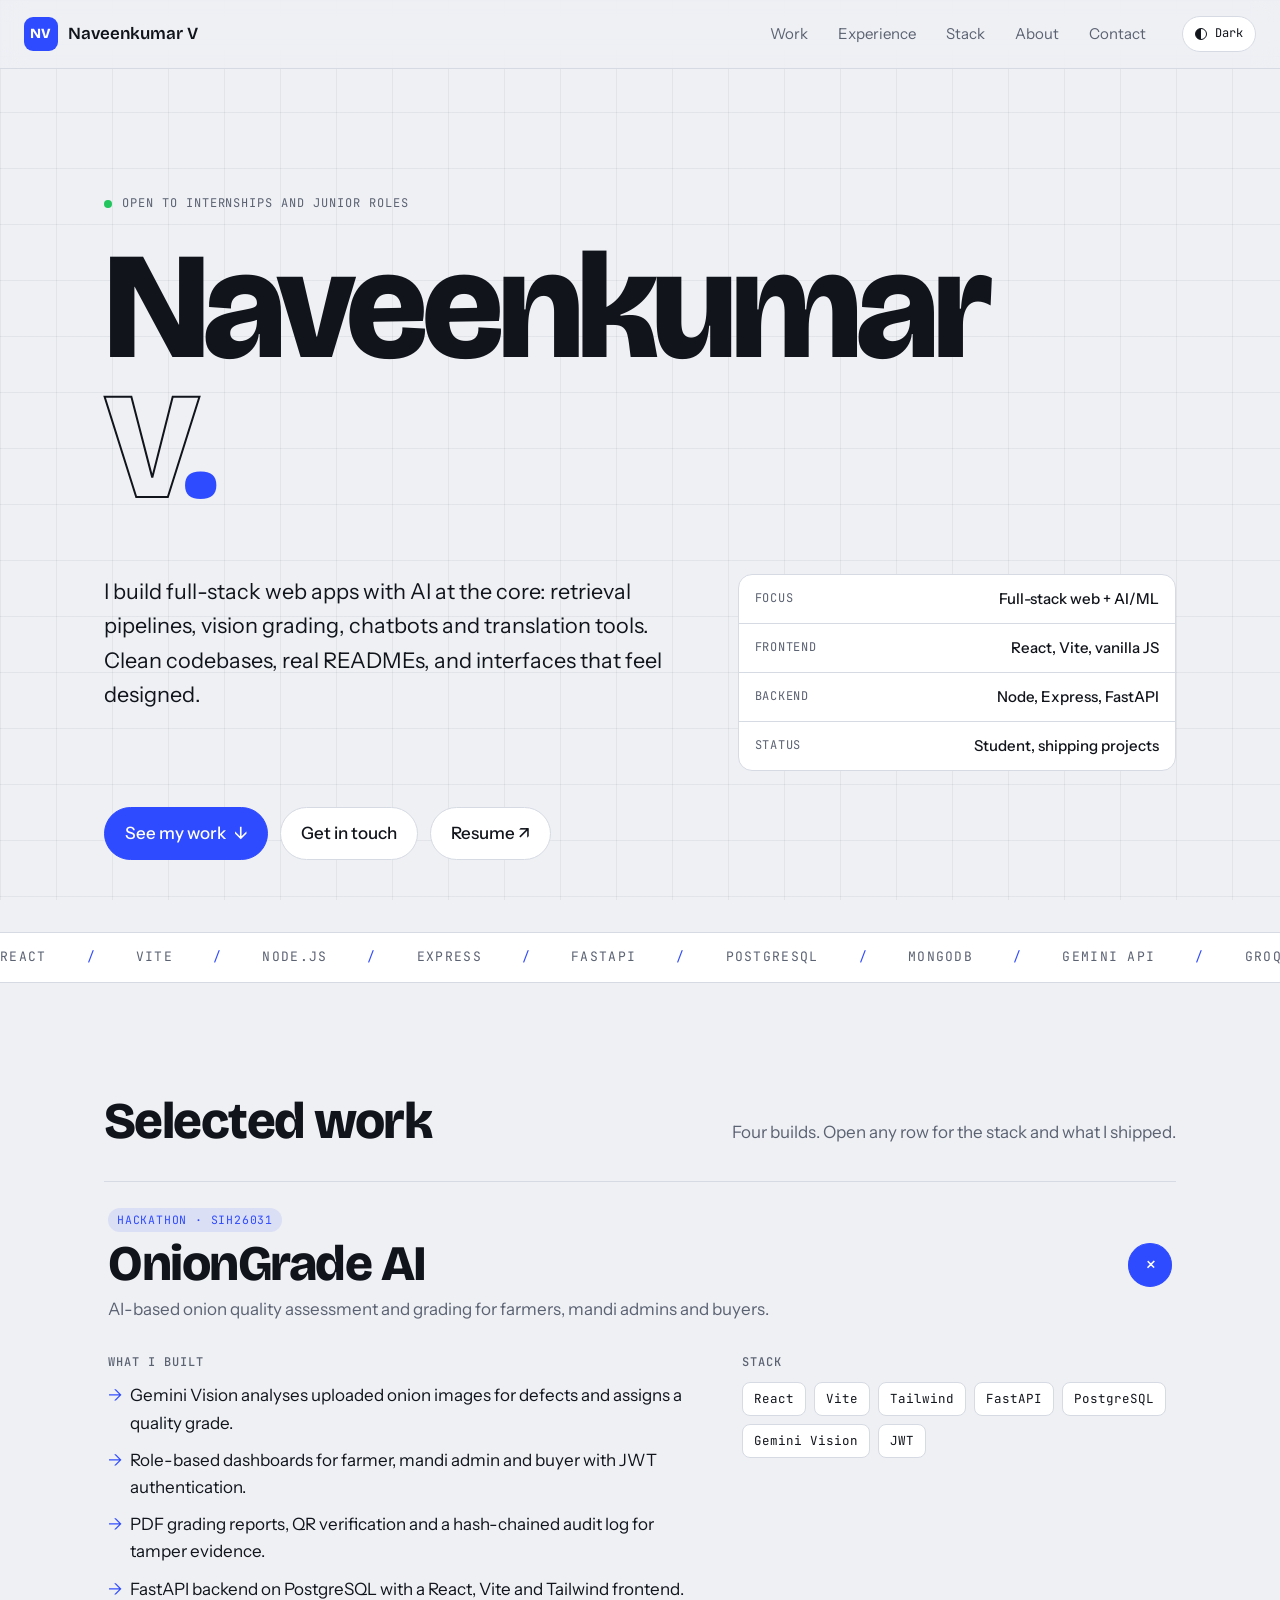
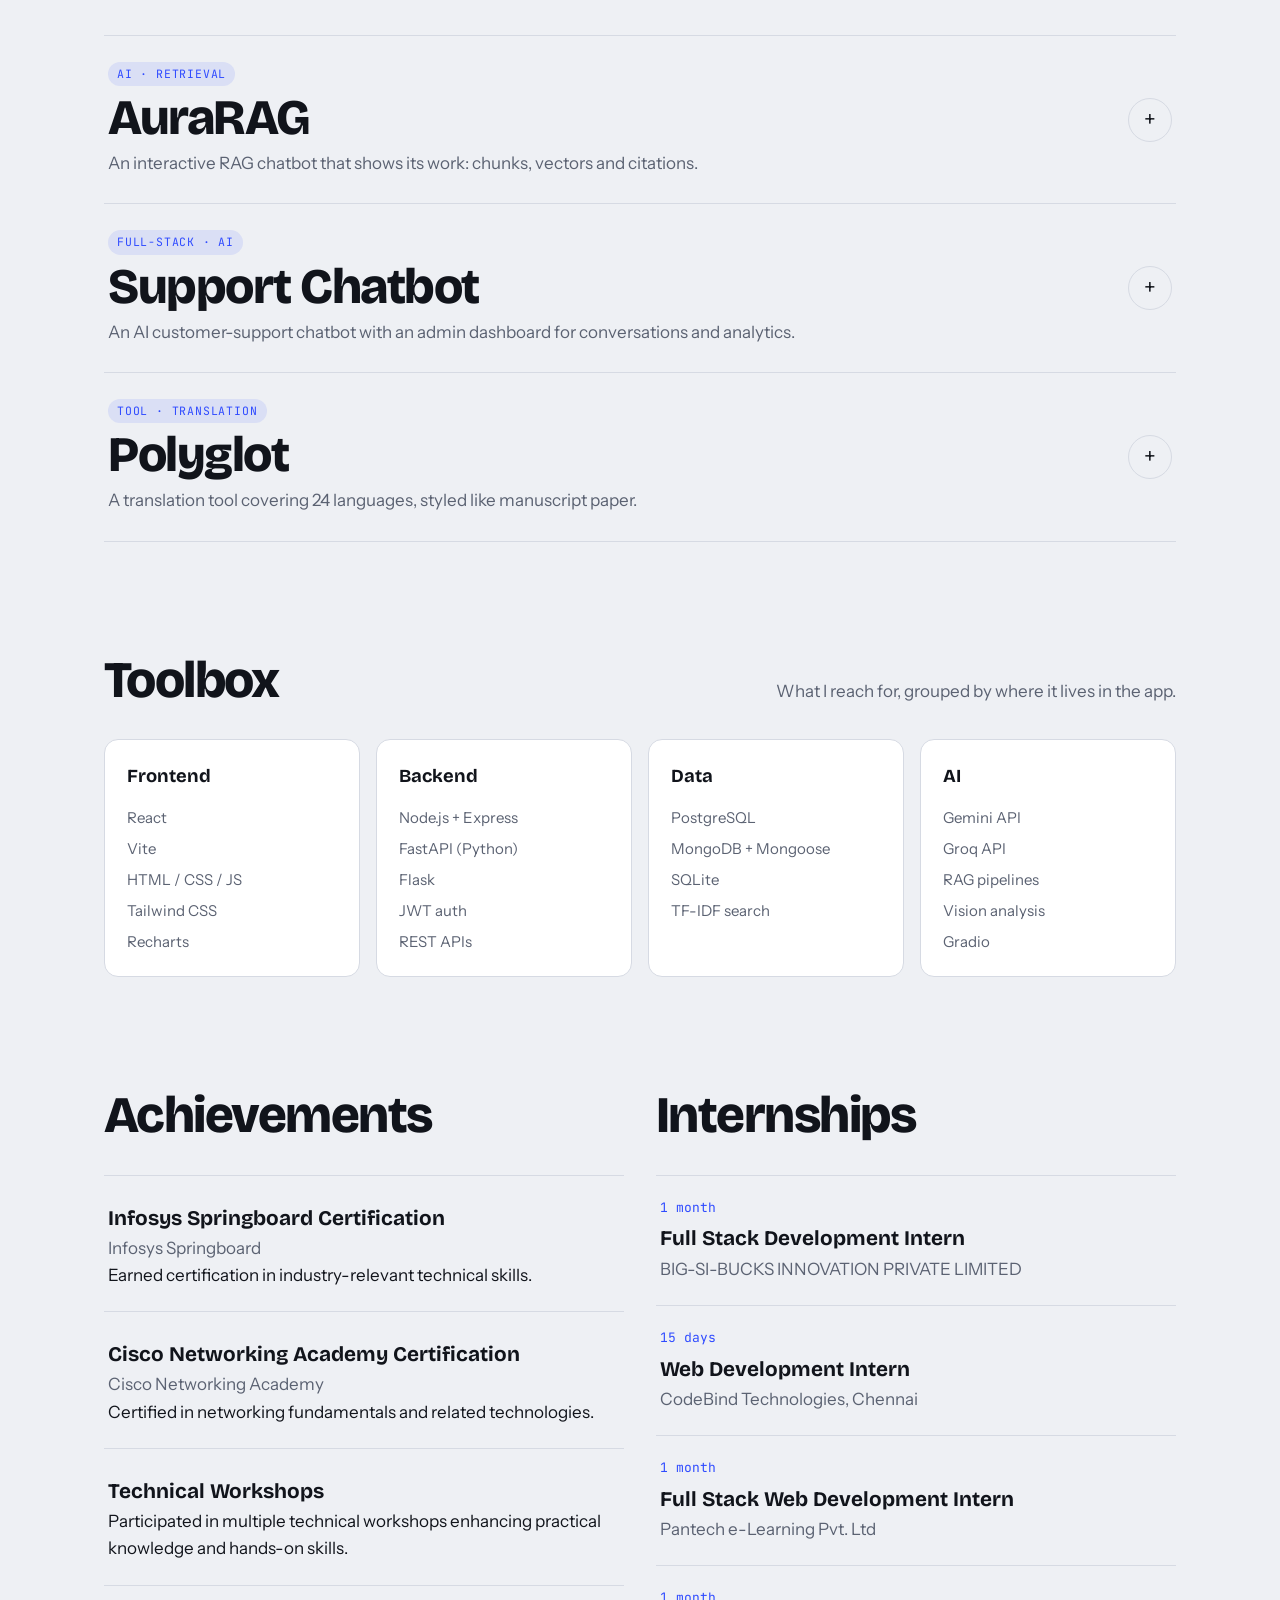
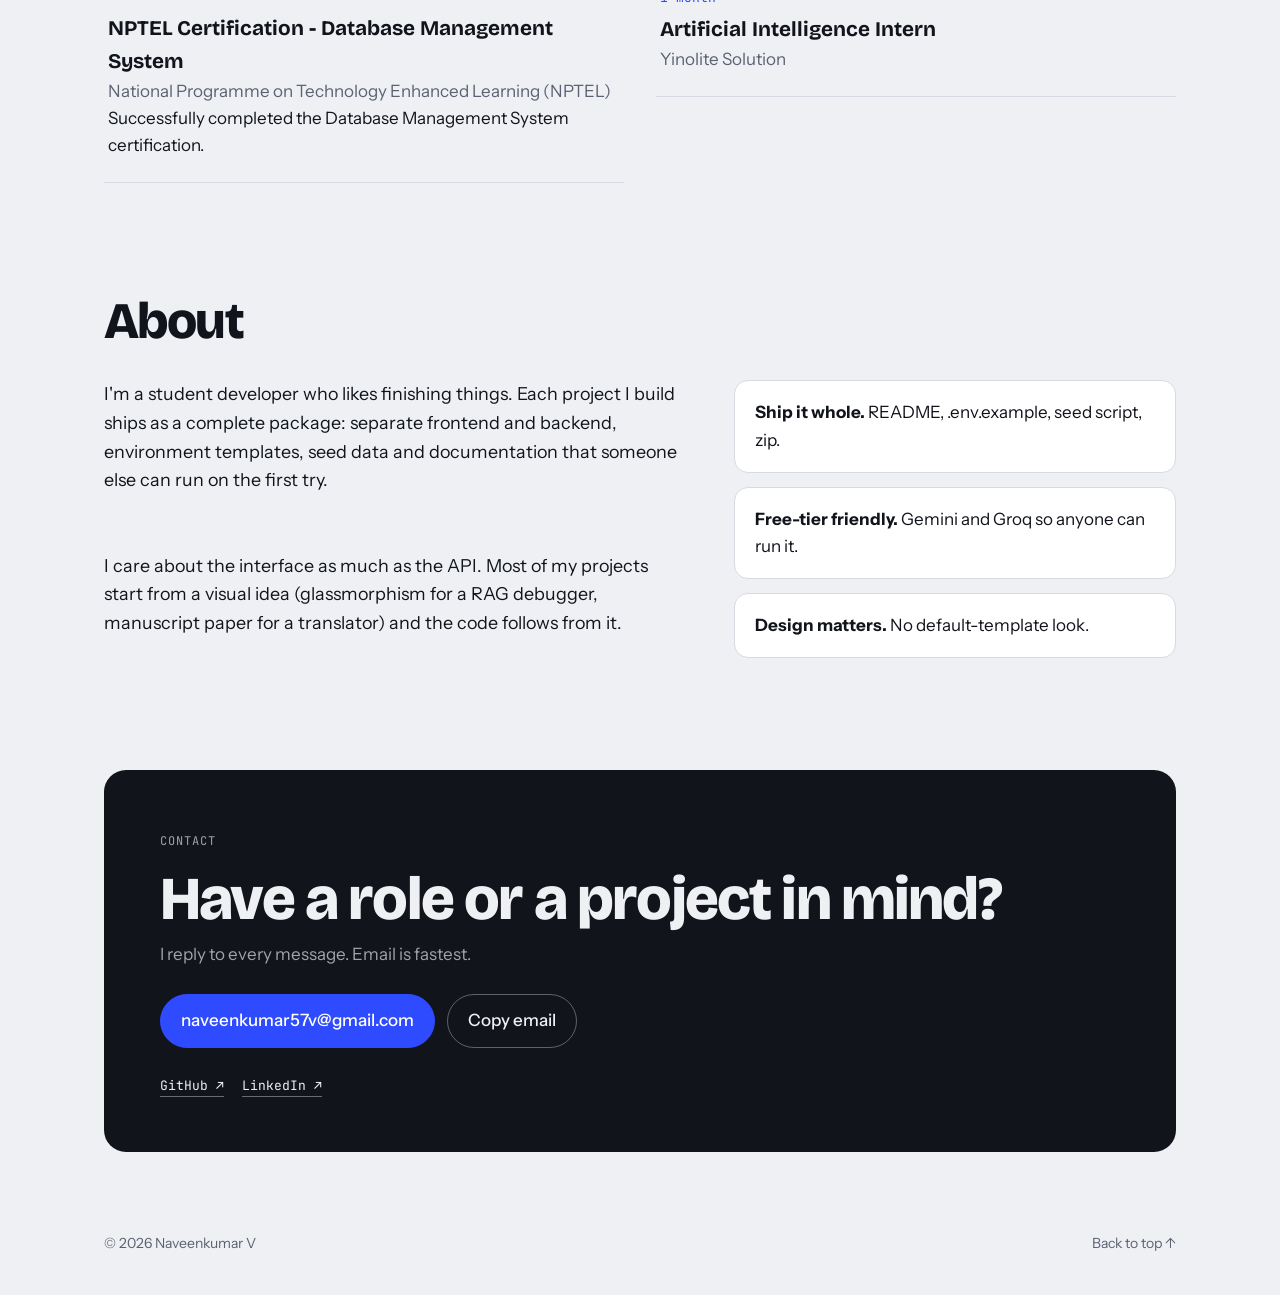
<file: portfolio/index.html>
<!doctype html>
<html lang="en">
<head>
  <meta charset="utf-8" />
  <meta name="viewport" content="width=device-width, initial-scale=1" />
  <title>Naveenkumar V — Full-Stack Developer</title>
  <meta name="description" content="Portfolio of Naveenkumar V, a full-stack developer building AI-powered web applications." />
  <meta name="theme-color" content="#2f4bff" />
  <link rel="icon" type="image/svg+xml" href="favicon.svg" />
  <meta property="og:type" content="website" />
  <meta property="og:title" content="Naveenkumar V — Full-Stack Developer" />
  <meta property="og:description" content="Full-stack web apps with AI at the core: RAG, vision grading, chatbots and translation tools." />
  <meta name="twitter:card" content="summary" />
  <link rel="preconnect" href="https://fonts.googleapis.com" />
  <link rel="preconnect" href="https://fonts.gstatic.com" crossorigin />
  <link href="https://fonts.googleapis.com/css2?family=Bricolage+Grotesque:opsz,wght@12..96,400;12..96,600;12..96,800&family=Instrument+Sans:wght@400;500;600&family=JetBrains+Mono:wght@400;500&display=swap" rel="stylesheet" />
  <link rel="stylesheet" href="style.css" />
  <script>
    // Apply saved theme before paint to avoid a flash
    try {
      var t = localStorage.getItem("theme");
      if (t) document.documentElement.setAttribute("data-theme", t);
    } catch (e) {}
    document.documentElement.classList.add("js");
  </script>
</head>
<body>
  <a class="skip" href="#work">Skip to projects</a>

  <header class="nav" id="top">
    <a class="brand" href="#top" aria-label="Naveenkumar V, home">
      <span class="brand-mark">NV</span>
      <span class="brand-name">Naveenkumar V</span>
    </a>
    <nav class="nav-links" aria-label="Primary">
      <a href="#work">Work</a>
      <a href="#experience">Experience</a>
      <a href="#stack">Stack</a>
      <a href="#about">About</a>
      <a href="#contact">Contact</a>
    </nav>
    <button class="theme-toggle" id="themeToggle" type="button" aria-label="Toggle light and dark theme">
      <span class="theme-dot"></span>
      <span class="theme-label" id="themeLabel">Dark</span>
    </button>
  </header>

  <main>
    <!-- HERO -->
    <section class="hero wrap">
      <p class="eyebrow reveal"><span class="pulse"></span> Open to internships and junior roles</p>
      <h1 class="hero-title reveal">
        <span>Naveenkumar</span>
        <span class="outline">V<span class="dot">.</span></span>
      </h1>
      <div class="hero-grid">
        <p class="hero-lede reveal">
          I build full-stack web apps with AI at the core: retrieval pipelines,
          vision grading, chatbots and translation tools. Clean codebases, real
          READMEs, and interfaces that feel designed.
        </p>
        <dl class="specs reveal" aria-label="Quick facts">
          <div><dt>Focus</dt><dd>Full-stack web + AI/ML</dd></div>
          <div><dt>Frontend</dt><dd>React, Vite, vanilla JS</dd></div>
          <div><dt>Backend</dt><dd>Node, Express, FastAPI</dd></div>
          <div><dt>Status</dt><dd>Student, shipping projects</dd></div>
        </dl>
      </div>
      <div class="hero-cta reveal">
        <a class="btn primary" href="#work">See my work <span aria-hidden="true">↓</span></a>
        <a class="btn" href="#contact">Get in touch</a>
        <a class="btn" id="resumeLink" href="#" hidden target="_blank" rel="noopener">Resume ↗</a>
      </div>
    </section>

    <!-- MARQUEE -->
    <div class="marquee" aria-hidden="true">
      <div class="marquee-track">
        <span>React</span><span>Vite</span><span>Node.js</span><span>Express</span><span>FastAPI</span>
        <span>PostgreSQL</span><span>MongoDB</span><span>Gemini API</span><span>Groq</span><span>RAG</span>
        <span>JWT Auth</span><span>Tailwind</span>
        <span>React</span><span>Vite</span><span>Node.js</span><span>Express</span><span>FastAPI</span>
        <span>PostgreSQL</span><span>MongoDB</span><span>Gemini API</span><span>Groq</span><span>RAG</span>
        <span>JWT Auth</span><span>Tailwind</span>
      </div>
    </div>

    <!-- WORK -->
    <section class="wrap section" id="work">
      <div class="section-head reveal">
        <h2>Selected work</h2>
        <p class="muted">Four builds. Open any row for the stack and what I shipped.</p>
      </div>
      <ul class="projects" id="projectList"></ul>
    </section>

    <!-- STACK -->
    <section class="wrap section" id="stack">
      <div class="section-head reveal">
        <h2>Toolbox</h2>
        <p class="muted">What I reach for, grouped by where it lives in the app.</p>
      </div>
      <div class="stack-grid" id="stackGrid"></div>
    </section>

    <!-- ACHIEVEMENTS + INTERNSHIPS -->
    <div class="credentials wrap">
      <section class="section credentials-column" id="achievements" hidden>
        <div class="section-head reveal">
          <h2>Achievements</h2>
        </div>
        <ul class="timeline" id="achievementList"></ul>
      </section>

      <section class="section credentials-column" id="experience" hidden>
        <div class="section-head reveal">
          <h2>Internships</h2>
        </div>
        <ul class="timeline" id="experienceList"></ul>
      </section>
    </div>

    <!-- EDUCATION (shown only when EDUCATION in script.js has entries) -->
    <section class="wrap section" id="education" hidden>
      <div class="section-head reveal">
        <h2>Education</h2>
      </div>
      <ul class="timeline" id="timeline"></ul>
    </section>

    <!-- ABOUT -->
    <section class="wrap section about" id="about">
      <div class="section-head reveal">
        <h2>About</h2>
      </div>
      <div class="about-body">
        <p class="reveal">
          I'm a student developer who likes finishing things. Each project I
          build ships as a complete package: separate frontend and backend,
          environment templates, seed data and documentation that someone else
          can run on the first try.
        </p>
        <p class="reveal">
          I care about the interface as much as the API. Most of my projects
          start from a visual idea (glassmorphism for a RAG debugger, manuscript
          paper for a translator) and the code follows from it.
        </p>
        <ul class="principles reveal">
          <li><strong>Ship it whole.</strong> README, .env.example, seed script, zip.</li>
          <li><strong>Free-tier friendly.</strong> Gemini and Groq so anyone can run it.</li>
          <li><strong>Design matters.</strong> No default-template look.</li>
        </ul>
      </div>
    </section>

    <!-- CONTACT -->
    <section class="wrap section contact" id="contact">
      <div class="contact-card reveal">
        <p class="eyebrow">Contact</p>
        <h2>Have a role or a project in mind?</h2>
        <p class="muted">I reply to every message. Email is fastest.</p>
        <div class="contact-actions">
          <a class="btn primary" id="emailLink" href="mailto:your.email@example.com">your.email@example.com</a>
          <button class="btn" id="copyEmail" type="button">Copy email</button>
        </div>
        <ul class="socials" id="socials"></ul>
      </div>
    </section>
  </main>

  <footer class="footer wrap">
    <span>© <span id="year"></span> Naveenkumar V</span>
    <a href="#top">Back to top ↑</a>
  </footer>

  <script src="script.js"></script>
</body>
</html>
</file>
<file: portfolio/style.css>
:root {
  --bg: #eef0f4;
  --bg-elev: #ffffff;
  --fg: #11141b;
  --muted: #5b6272;
  --line: #d6dae3;
  --accent: #2f4bff;
  --accent-fg: #ffffff;
  --accent-soft: rgba(47, 75, 255, 0.1);
  --grid: rgba(17, 20, 27, 0.055);

  --font-display: "Bricolage Grotesque", "Segoe UI", system-ui, sans-serif;
  --font-body: "Instrument Sans", "Segoe UI", system-ui, sans-serif;
  --font-mono: "JetBrains Mono", ui-monospace, "SFMono-Regular", Menlo, monospace;

  --radius: 14px;
  --wrap: 1120px;
  color-scheme: light;
}

@media (prefers-color-scheme: dark) {
  :root:not([data-theme="light"]) {
    --bg: #0d1017;
    --bg-elev: #151a24;
    --fg: #eceef4;
    --muted: #9099ad;
    --line: #262d3b;
    --accent: #8394ff;
    --accent-fg: #0d1017;
    --accent-soft: rgba(131, 148, 255, 0.14);
    --grid: rgba(236, 238, 244, 0.05);
    color-scheme: dark;
  }
}
:root[data-theme="dark"] {
  --bg: #0d1017;
  --bg-elev: #151a24;
  --fg: #eceef4;
  --muted: #9099ad;
  --line: #262d3b;
  --accent: #8394ff;
  --accent-fg: #0d1017;
  --accent-soft: rgba(131, 148, 255, 0.14);
  --grid: rgba(236, 238, 244, 0.05);
  color-scheme: dark;
}

*,
*::before,
*::after { box-sizing: border-box; }

html { scroll-behavior: smooth; scroll-padding-top: 84px; }

body {
  margin: 0;
  background: var(--bg);
  color: var(--fg);
  font-family: var(--font-body);
  font-size: 17px;
  line-height: 1.6;
  -webkit-font-smoothing: antialiased;
  background-image:
    linear-gradient(var(--grid) 1px, transparent 1px),
    linear-gradient(90deg, var(--grid) 1px, transparent 1px);
  background-size: 56px 56px;
  background-attachment: fixed;
}

a { color: inherit; text-decoration: none; }
ul { list-style: none; margin: 0; padding: 0; }
h1, h2, h3, p, dl, dd { margin: 0; }
button { font: inherit; color: inherit; }

:focus-visible {
  outline: 2px solid var(--accent);
  outline-offset: 3px;
  border-radius: 6px;
}

.wrap {
  width: 100%;
  max-width: var(--wrap);
  margin-inline: auto;
  padding-inline: 24px;
}

.skip {
  position: absolute;
  left: -999px;
  top: 8px;
  background: var(--accent);
  color: var(--accent-fg);
  padding: 8px 14px;
  border-radius: 8px;
  z-index: 100;
}
.skip:focus { left: 12px; }

.muted { color: var(--muted); }

/* ---------- NAV ---------- */
.nav {
  position: sticky;
  top: 0;
  z-index: 50;
  display: flex;
  align-items: center;
  gap: 24px;
  padding: 14px 24px;
  background: color-mix(in srgb, var(--bg) 82%, transparent);
  backdrop-filter: blur(12px);
  -webkit-backdrop-filter: blur(12px);
  border-bottom: 1px solid var(--line);
}
.brand { display: flex; align-items: center; gap: 10px; font-family: var(--font-display); font-weight: 600; }
.brand-mark {
  display: grid;
  place-items: center;
  width: 34px;
  height: 34px;
  border-radius: 9px;
  background: var(--accent);
  color: var(--accent-fg);
  font-weight: 800;
  font-size: 14px;
  letter-spacing: 0.02em;
}
.nav-links { display: flex; gap: 6px; margin-left: auto; }
.nav-links a {
  padding: 8px 12px;
  border-radius: 8px;
  font-size: 15px;
  color: var(--muted);
  transition: color 0.2s, background 0.2s;
}
.nav-links a:hover { color: var(--fg); background: var(--accent-soft); }

.theme-toggle {
  display: inline-flex;
  align-items: center;
  gap: 8px;
  padding: 7px 12px;
  border: 1px solid var(--line);
  border-radius: 999px;
  background: var(--bg-elev);
  cursor: pointer;
  font-family: var(--font-mono);
  font-size: 12px;
}
.theme-dot {
  width: 12px;
  height: 12px;
  border-radius: 50%;
  background: linear-gradient(90deg, var(--fg) 50%, var(--bg-elev) 50%);
  border: 1.5px solid var(--fg);
}

/* ---------- HERO ---------- */
.hero { padding-block: clamp(56px, 10vw, 120px) clamp(40px, 6vw, 72px); }

.eyebrow {
  display: inline-flex;
  align-items: center;
  gap: 10px;
  font-family: var(--font-mono);
  font-size: 12px;
  letter-spacing: 0.08em;
  text-transform: uppercase;
  color: var(--muted);
}
.pulse {
  width: 8px;
  height: 8px;
  border-radius: 50%;
  background: #22c55e;
  box-shadow: 0 0 0 0 rgba(34, 197, 94, 0.6);
  animation: pulse 2s infinite;
}
@keyframes pulse {
  70% { box-shadow: 0 0 0 10px rgba(34, 197, 94, 0); }
  100% { box-shadow: 0 0 0 0 rgba(34, 197, 94, 0); }
}

.hero-title {
  margin-top: 22px;
  font-family: var(--font-display);
  font-weight: 800;
  font-size: clamp(3.2rem, 12.5vw, 9.5rem);
  line-height: 0.92;
  letter-spacing: -0.04em;
  display: flex;
  flex-direction: column;
}
.hero-title .outline {
  color: transparent;
  -webkit-text-stroke: 2px var(--fg);
}
.hero-title .dot { color: var(--accent); -webkit-text-stroke: 0; }

.hero-grid {
  display: grid;
  grid-template-columns: 1.3fr 1fr;
  gap: clamp(24px, 5vw, 64px);
  margin-top: clamp(32px, 5vw, 56px);
  align-items: start;
}
.hero-lede { font-size: clamp(1.1rem, 2vw, 1.35rem); max-width: 34em; }

.specs {
  display: grid;
  border: 1px solid var(--line);
  border-radius: var(--radius);
  background: var(--bg-elev);
  overflow: hidden;
}
.specs div {
  display: flex;
  justify-content: space-between;
  gap: 16px;
  padding: 12px 16px;
  border-bottom: 1px solid var(--line);
}
.specs div:last-child { border-bottom: 0; }
.specs dt { font-family: var(--font-mono); font-size: 12px; text-transform: uppercase; letter-spacing: 0.06em; color: var(--muted); align-self: center; }
.specs dd { font-weight: 500; text-align: right; font-size: 15px; }

.hero-cta { display: flex; flex-wrap: wrap; gap: 12px; margin-top: 36px; }

.btn {
  display: inline-flex;
  align-items: center;
  gap: 8px;
  padding: 12px 20px;
  border: 1px solid var(--line);
  border-radius: 999px;
  background: var(--bg-elev);
  font-weight: 500;
  cursor: pointer;
  transition: transform 0.2s, border-color 0.2s, background 0.2s;
}
.btn:hover { transform: translateY(-2px); border-color: var(--accent); }
.btn.primary { background: var(--accent); color: var(--accent-fg); border-color: var(--accent); }

/* ---------- MARQUEE ---------- */
.marquee {
  overflow: hidden;
  border-block: 1px solid var(--line);
  background: var(--bg-elev);
  padding: 14px 0;
}
.marquee-track { display: flex; gap: 40px; width: max-content; animation: scroll 38s linear infinite; }
.marquee-track span {
  font-family: var(--font-mono);
  font-size: 13px;
  text-transform: uppercase;
  letter-spacing: 0.1em;
  color: var(--muted);
  white-space: nowrap;
}
.marquee-track span::after { content: "/"; margin-left: 40px; color: var(--accent); }
@keyframes scroll { to { transform: translateX(-50%); } }

/* ---------- SECTIONS ---------- */
.section { padding-block: clamp(64px, 9vw, 112px) 0; }
.section-head { display: flex; flex-wrap: wrap; align-items: baseline; justify-content: space-between; gap: 8px 24px; margin-bottom: 32px; }
.section-head h2 {
  font-family: var(--font-display);
  font-weight: 800;
  font-size: clamp(2rem, 5vw, 3.2rem);
  letter-spacing: -0.03em;
  line-height: 1.05;
}

/* ---------- PROJECTS ---------- */
.projects { border-top: 1px solid var(--line); }
.project { border-bottom: 1px solid var(--line); }

.project-btn {
  width: 100%;
  display: grid;
  grid-template-columns: 1fr auto;
  align-items: center;
  gap: 8px 24px;
  padding: 26px 4px;
  background: none;
  border: 0;
  text-align: left;
  cursor: pointer;
}
.project-meta { display: flex; flex-wrap: wrap; align-items: center; gap: 8px 14px; margin-bottom: 6px; }
.tag {
  font-family: var(--font-mono);
  font-size: 11.5px;
  text-transform: uppercase;
  letter-spacing: 0.07em;
  padding: 3px 9px;
  border-radius: 999px;
  background: var(--accent-soft);
  color: var(--accent);
}
.project-name {
  font-family: var(--font-display);
  font-weight: 800;
  font-size: clamp(1.7rem, 4.6vw, 3.1rem);
  letter-spacing: -0.03em;
  line-height: 1.05;
  transition: color 0.2s, transform 0.25s;
}
.project-btn:hover .project-name { color: var(--accent); transform: translateX(6px); }
.project-tagline { color: var(--muted); margin-top: 6px; max-width: 46em; }

.plus {
  width: 44px;
  height: 44px;
  display: grid;
  place-items: center;
  border: 1px solid var(--line);
  border-radius: 50%;
  font-size: 22px;
  line-height: 1;
  transition: transform 0.3s, background 0.2s, color 0.2s;
}
.project-btn[aria-expanded="true"] .plus { transform: rotate(45deg); background: var(--accent); color: var(--accent-fg); border-color: var(--accent); }

.project-panel {
  display: grid;
  grid-template-rows: 0fr;
  transition: grid-template-rows 0.35s ease;
}
.project-panel.open { grid-template-rows: 1fr; }
.project-panel > div { overflow: hidden; min-height: 0; }

.panel-inner {
  display: grid;
  grid-template-columns: 1.4fr 1fr;
  gap: 32px;
  padding: 4px 4px 32px;
}
.panel-inner h4 {
  margin: 0 0 10px;
  font-family: var(--font-mono);
  font-size: 12px;
  text-transform: uppercase;
  letter-spacing: 0.08em;
  color: var(--muted);
  font-weight: 500;
}
.highlights { display: grid; gap: 10px; }
.highlights li { position: relative; padding-left: 22px; }
.highlights li::before { content: "→"; position: absolute; left: 0; color: var(--accent); }

.chips { display: flex; flex-wrap: wrap; gap: 8px; }
.chip {
  font-family: var(--font-mono);
  font-size: 12.5px;
  padding: 6px 11px;
  border: 1px solid var(--line);
  border-radius: 8px;
  background: var(--bg-elev);
}
.project-links { display: flex; flex-wrap: wrap; gap: 10px; margin-top: 18px; }
.project-links .btn { padding: 9px 16px; font-size: 14.5px; }

/* ---------- STACK ---------- */
.stack-grid { display: grid; grid-template-columns: repeat(4, 1fr); gap: 16px; }
.stack-card {
  padding: 22px;
  border: 1px solid var(--line);
  border-radius: var(--radius);
  background: var(--bg-elev);
  transition: transform 0.25s, border-color 0.25s;
}
.stack-card:hover { transform: translateY(-4px); border-color: var(--accent); }
.stack-card h3 { font-family: var(--font-display); font-size: 1.15rem; margin-bottom: 14px; }
.stack-card ul { display: grid; gap: 7px; color: var(--muted); font-size: 15px; }

/* ---------- ABOUT ---------- */
.about-body { display: grid; grid-template-columns: 1.3fr 1fr; gap: 20px 56px; align-items: start; }
.about-body p { font-size: 1.12rem; }
.about-body p + p { margin-top: 16px; }
.principles { grid-column: 2; grid-row: 1 / span 2; display: grid; gap: 14px; }
.principles li { padding: 18px 20px; border: 1px solid var(--line); border-radius: var(--radius); background: var(--bg-elev); }
.about-body > p:first-child { grid-column: 1; }
.about-body > p:nth-child(2) { grid-column: 1; }

/* ---------- ACHIEVEMENTS + INTERNSHIPS ---------- */
.credentials {
  display: grid;
  grid-template-columns: repeat(2, minmax(0, 1fr));
  gap: 32px;
}
.credentials-column { min-width: 0; }
.credentials-column .timeline-item {
  grid-template-columns: 1fr;
  gap: 4px;
}
.credentials-column .timeline-period { padding-top: 0; }

/* ---------- EDUCATION ---------- */
.timeline { border-top: 1px solid var(--line); }
.timeline-item {
  display: grid;
  grid-template-columns: 180px 1fr;
  gap: 8px 24px;
  padding: 22px 4px;
  border-bottom: 1px solid var(--line);
}
.timeline-period { font-family: var(--font-mono); font-size: 13px; color: var(--accent); padding-top: 4px; }
.timeline-item h3 { font-family: var(--font-display); font-size: 1.3rem; }
@media (max-width: 640px) { .timeline-item { grid-template-columns: 1fr; } }

/* ---------- CONTACT ---------- */
.contact-card {
  padding: clamp(28px, 5vw, 56px);
  border-radius: 22px;
  background: var(--fg);
  color: var(--bg);
}
.contact-card .eyebrow, .contact-card .muted { color: color-mix(in srgb, var(--bg) 65%, transparent); }
.contact-card h2 {
  font-family: var(--font-display);
  font-weight: 800;
  font-size: clamp(2rem, 5.5vw, 3.8rem);
  letter-spacing: -0.03em;
  line-height: 1.05;
  margin: 14px 0 10px;
  max-width: 14em;
}
.contact-actions { display: flex; flex-wrap: wrap; gap: 12px; margin-top: 26px; }
.contact-card .btn { background: transparent; color: var(--bg); border-color: color-mix(in srgb, var(--bg) 35%, transparent); }
.contact-card .btn.primary { background: var(--accent); color: var(--accent-fg); border-color: var(--accent); overflow-wrap: anywhere; }
.socials { display: flex; flex-wrap: wrap; gap: 18px; margin-top: 28px; font-family: var(--font-mono); font-size: 13px; }
.socials a { border-bottom: 1px solid color-mix(in srgb, var(--bg) 40%, transparent); padding-bottom: 2px; }
.socials a:hover { border-color: var(--accent); }

/* ---------- FOOTER ---------- */
.footer {
  display: flex;
  justify-content: space-between;
  gap: 16px;
  padding-block: 40px;
  margin-top: 40px;
  color: var(--muted);
  font-size: 14px;
}

/* ---------- REVEAL ---------- */
.js .reveal { opacity: 0; transform: translateY(18px); transition: opacity 0.7s ease, transform 0.7s ease; }
.js .reveal.in { opacity: 1; transform: none; }

/* ---------- RESPONSIVE ---------- */
@media (max-width: 900px) {
  .stack-grid { grid-template-columns: repeat(2, 1fr); }
  .hero-grid, .about-body, .panel-inner { grid-template-columns: 1fr; }
  .principles { grid-column: 1; grid-row: auto; }
  .credentials { grid-template-columns: 1fr; gap: 0; }
}
@media (max-width: 640px) {
  body { font-size: 16px; }
  .nav { padding-inline: 16px; gap: 12px; }
  .brand-name { display: none; }
  .nav-links { gap: 0; }
  .nav-links a { padding: 8px 8px; font-size: 14px; }
  .wrap { padding-inline: 16px; }
  .stack-grid { grid-template-columns: 1fr; }
  .hero-title .outline { -webkit-text-stroke-width: 1.5px; }
  .footer { flex-direction: column; }
}
@media (prefers-reduced-motion: reduce) {
  html { scroll-behavior: auto; }
  .marquee-track, .pulse { animation: none; }
  .js .reveal { opacity: 1; transform: none; transition: none; }
  .project-panel { transition: none; }
}

/* ---------- ACHIEVEMENT LINK ---------- */
.ach-link {
  display: inline-block;
  margin-top: 8px;
  font-family: var(--font-mono);
  font-size: 13px;
  color: var(--accent);
  border-bottom: 1px solid var(--accent);
}
</file>
